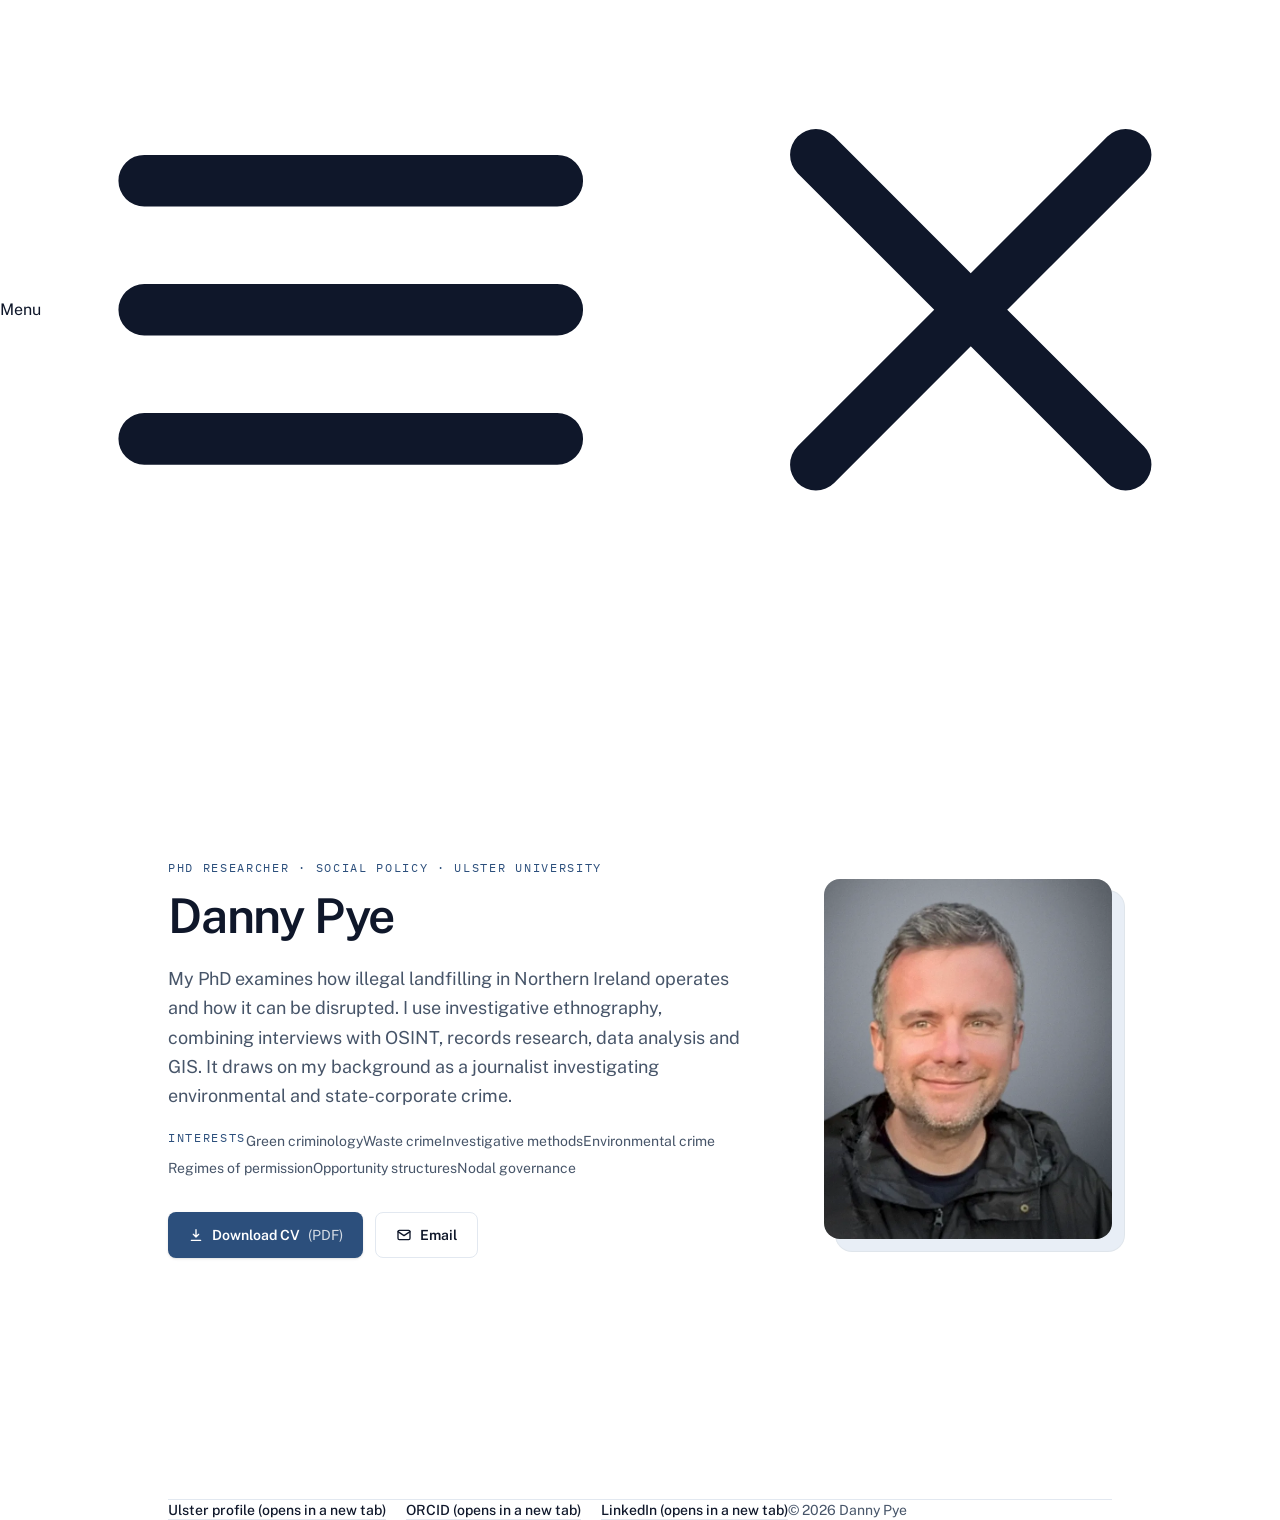
<file: index.html>
<!DOCTYPE html>
<html lang="en-GB">
<head>
  <meta charset="utf-8">
  <meta name="viewport" content="width=device-width, initial-scale=1">
  <title>Danny Pye · PhD Researcher</title>
  <meta name="description" content="Danny Pye is a PhD researcher at Ulster University studying illegal landfilling in Northern Ireland, with a background in investigative journalism.">

  <link rel="canonical" href="https://danny-pye.com/">

  <!-- Link previews: what appears when the site is shared on LinkedIn, WhatsApp, email, Bluesky, X -->
  <meta property="og:type" content="website">
  <meta property="og:url" content="https://danny-pye.com/">
  <meta property="og:site_name" content="Danny Pye">
  <meta property="og:locale" content="en_GB">
  <meta property="og:title" content="Danny Pye · PhD Researcher">
  <meta property="og:description" content="Danny Pye is a PhD researcher at Ulster University studying illegal landfilling in Northern Ireland, with a background in investigative journalism.">
  <meta property="og:image" content="https://danny-pye.com/assets/og-image.jpg">
  <meta property="og:image:width" content="1200">
  <meta property="og:image:height" content="630">
  <meta property="og:image:alt" content="Danny Pye, PhD Researcher, Social Policy, Ulster University">
  <meta name="twitter:card" content="summary_large_image">

  <!-- Search engines: who this page is about and which profiles are his. Data only, not a script that runs. -->
  <script type="application/ld+json">
  {
    "@context": "https://schema.org",
    "@type": "Person",
    "name": "Danny Pye",
    "alternateName": "Daniel Pye",
    "url": "https://danny-pye.com/",
    "image": "https://danny-pye.com/assets/portrait.jpg",
    "jobTitle": "PhD Researcher",
    "email": "mailto:pye-d@ulster.ac.uk",
    "affiliation": {
      "@type": "CollegeOrUniversity",
      "name": "Ulster University",
      "department": { "@type": "Organization", "name": "School of Applied Social and Policy Sciences" }
    },
    "knowsAbout": ["Green criminology", "State-corporate crime", "Waste crime", "Environmental regulation", "Investigative methods"],
    "sameAs": [
      "https://orcid.org/0009-0008-0359-2669",
      "https://pure.ulster.ac.uk/en/persons/daniel-pye/",
      "https://www.linkedin.com/in/daniel-pye/"
    ]
  }
  </script>

  <!-- Browser-tab and home-screen icons -->
  <link rel="icon" href="favicon.ico" sizes="32x32">
  <link rel="icon" href="assets/favicon.svg" type="image/svg+xml">
  <link rel="apple-touch-icon" href="apple-touch-icon.png">

  <!-- Fonts -->
  <link rel="preconnect" href="https://fonts.googleapis.com">
  <link rel="preconnect" href="https://fonts.gstatic.com" crossorigin>
  <link rel="stylesheet" href="https://fonts.googleapis.com/css2?family=IBM+Plex+Mono:wght@500&family=Public+Sans:wght@400;500;600;700&display=swap">

  <!-- Compiled Tailwind (built automatically by GitHub from src/input.css) -->
  <link rel="stylesheet" href="assets/site.css">
</head>

<body class="bg-white font-sans text-ink antialiased">
  <!-- ===== Menu (no JavaScript: uses the built-in <details> element) =====
       To add a page: copy one <a> line below, in BOTH index.html and investigations.html. -->
  <nav aria-label="Site" class="fixed top-4 right-3 z-30 sm:top-6 sm:right-[max(1.75rem,calc((100vw-64rem)/2+1.75rem))]">
    <details class="group relative">
      <summary class="flex size-11 cursor-pointer list-none items-center justify-center rounded-lg bg-white text-ink transition-colors hover:bg-slate-50 focus-visible:outline-2 focus-visible:outline-offset-2 focus-visible:outline-accent [&::-webkit-details-marker]:hidden">
        <span class="sr-only">Menu</span>
        <svg aria-hidden="true" class="size-5 group-open:hidden" viewBox="0 0 24 24" fill="none" stroke="currentColor" stroke-width="2" stroke-linecap="round"><path d="M4 7h16M4 12h16M4 17h16"/></svg>
        <svg aria-hidden="true" class="hidden size-5 group-open:block" viewBox="0 0 24 24" fill="none" stroke="currentColor" stroke-width="2" stroke-linecap="round"><path d="M6 6l12 12M18 6 6 18"/></svg>
      </summary>
      <div class="absolute right-0 mt-2 w-64 rounded-xl bg-white p-2 shadow-[0_16px_48px_-12px_rgb(15_23_42/0.22)]">
        <a href="./" aria-current="page" class="block rounded-lg px-3 py-2 text-sm font-medium bg-slate-100 text-ink focus-visible:outline-2 focus-visible:outline-accent">Home</a>
        <a href="investigations.html" class="block rounded-lg px-3 py-2 text-sm font-medium text-ink hover:bg-slate-50 focus-visible:outline-2 focus-visible:outline-accent">Selected investigations</a>
      </div>
    </details>
  </nav>

  <main class="mx-auto flex min-h-dvh max-w-5xl flex-col px-6 sm:px-10">

    <!-- ===== Intro ===== -->
    <section class="grid flex-1 items-center gap-10 py-12 md:grid-cols-[1fr_auto] md:gap-20 md:py-14 short:md:py-8 shorter:md:py-4">

      <!-- Text -->
      <div class="order-2 max-w-2xl md:order-1">
        <p class="font-mono text-xs uppercase tracking-[0.14em] text-accent">
          PhD Researcher <span class="hidden sm:inline">· Social Policy </span>· Ulster University
        </p>

        <h1 class="mt-4 text-4xl font-semibold tracking-tight text-balance sm:text-5xl short:mt-3 short:sm:text-[2.75rem]">
          Danny Pye
        </h1>

        <p class="mt-6 text-lg leading-relaxed text-muted short:mt-4 short:text-base shorter:leading-normal">
          My PhD examines how illegal landfilling in Northern Ireland operates and how it
          can be disrupted. I use investigative ethnography, combining interviews with OSINT,
          records research, data analysis and GIS. It draws on my
          background as a journalist investigating environmental and state-corporate crime.
        </p>

        <!-- Research interests: add, remove or reword the <li> lines (the · separators are automatic) -->
        <ul aria-label="Research interests" class="mt-5 flex flex-wrap items-baseline gap-y-1 text-sm leading-relaxed text-muted short:mt-4">
          <li aria-hidden="true" class="mr-3 font-mono text-xs uppercase tracking-[0.14em] text-accent">Interests</li>
          <li class="after:mx-1.5 after:content-['·'] last:after:content-none">Green criminology</li>
          <li class="after:mx-1.5 after:content-['·'] last:after:content-none">Waste crime</li>
          <li class="after:mx-1.5 after:content-['·'] last:after:content-none">Investigative methods</li>
          <li class="after:mx-1.5 after:content-['·'] last:after:content-none">Environmental crime</li>
          <li class="after:mx-1.5 after:content-['·'] last:after:content-none">Regimes of permission</li>
          <li class="after:mx-1.5 after:content-['·'] last:after:content-none">Opportunity structures</li>
          <li class="after:mx-1.5 after:content-['·'] last:after:content-none">Nodal governance</li>
        </ul>

        <div class="mt-8 flex flex-wrap gap-3 short:mt-5">
          <!-- CV button: to update the CV, upload a new cv.pdf to assets/ (same name). -->
          <a href="assets/cv.pdf" download="Danny-Pye-CV.pdf"
             class="inline-flex items-center gap-2 rounded-lg bg-accent px-5 py-3 text-sm font-semibold text-white shadow-sm transition-colors hover:bg-accent-dark focus-visible:outline-2 focus-visible:outline-offset-2 focus-visible:outline-accent">
            <svg aria-hidden="true" class="size-4" viewBox="0 0 24 24" fill="none" stroke="currentColor" stroke-width="2" stroke-linecap="round" stroke-linejoin="round"><path d="M12 4v11m0 0-4-4m4 4 4-4M5 20h14"/></svg>
            Download CV <span class="font-normal opacity-80">(PDF)</span>
          </a>
          <a href="mailto:pye-d@ulster.ac.uk"
             class="inline-flex items-center gap-2 rounded-lg border border-line px-5 py-3 text-sm font-semibold text-ink transition-colors hover:border-slate-300 hover:bg-slate-50 focus-visible:outline-2 focus-visible:outline-offset-2 focus-visible:outline-accent">
            <svg aria-hidden="true" class="size-4" viewBox="0 0 24 24" fill="none" stroke="currentColor" stroke-width="2" stroke-linecap="round" stroke-linejoin="round"><rect x="3" y="5" width="18" height="14" rx="2"/><path d="m3 7 9 6 9-6"/></svg>
            Email
          </a>
        </div>
      </div>

      <!-- Portrait card: offset tinted frame + soft shadow -->
      <figure class="relative order-1 w-52 sm:w-60 md:order-2 md:w-72 short:md:w-56">
        <div aria-hidden="true" class="absolute inset-0 translate-x-3 translate-y-3 rounded-2xl bg-accent-soft ring-1 ring-accent/15"></div>
        <picture>
          <source srcset="assets/portrait.webp" type="image/webp">
          <img src="assets/portrait.jpg" alt="Danny Pye" width="640" height="800"
               class="relative aspect-[4/5] w-full rounded-2xl object-cover">
        </picture>
      </figure>
    </section>

    <!-- ===== Profiles and footer: one slim row ===== -->
    <footer class="flex flex-wrap items-center justify-between gap-x-8 gap-y-3 border-t border-line py-6 text-sm short:py-4">
      <nav aria-label="Profiles" class="flex flex-wrap gap-x-5 gap-y-1 font-medium">
        <a href="https://pure.ulster.ac.uk/en/persons/daniel-pye/" class="underline decoration-line underline-offset-4 hover:decoration-accent" target="_blank" rel="noopener noreferrer">Ulster profile<span class="sr-only"> (opens in a new tab)</span></a>
        <a href="https://orcid.org/0009-0008-0359-2669" class="underline decoration-line underline-offset-4 hover:decoration-accent" target="_blank" rel="noopener noreferrer">ORCID<span class="sr-only"> (opens in a new tab)</span></a>
        <a href="https://www.linkedin.com/in/daniel-pye/" class="underline decoration-line underline-offset-4 hover:decoration-accent" target="_blank" rel="noopener noreferrer">LinkedIn<span class="sr-only"> (opens in a new tab)</span></a>
      </nav>
      <p class="text-muted">© 2026 Danny Pye</p>
    </footer>

  </main>
</body>
</html>
</file>
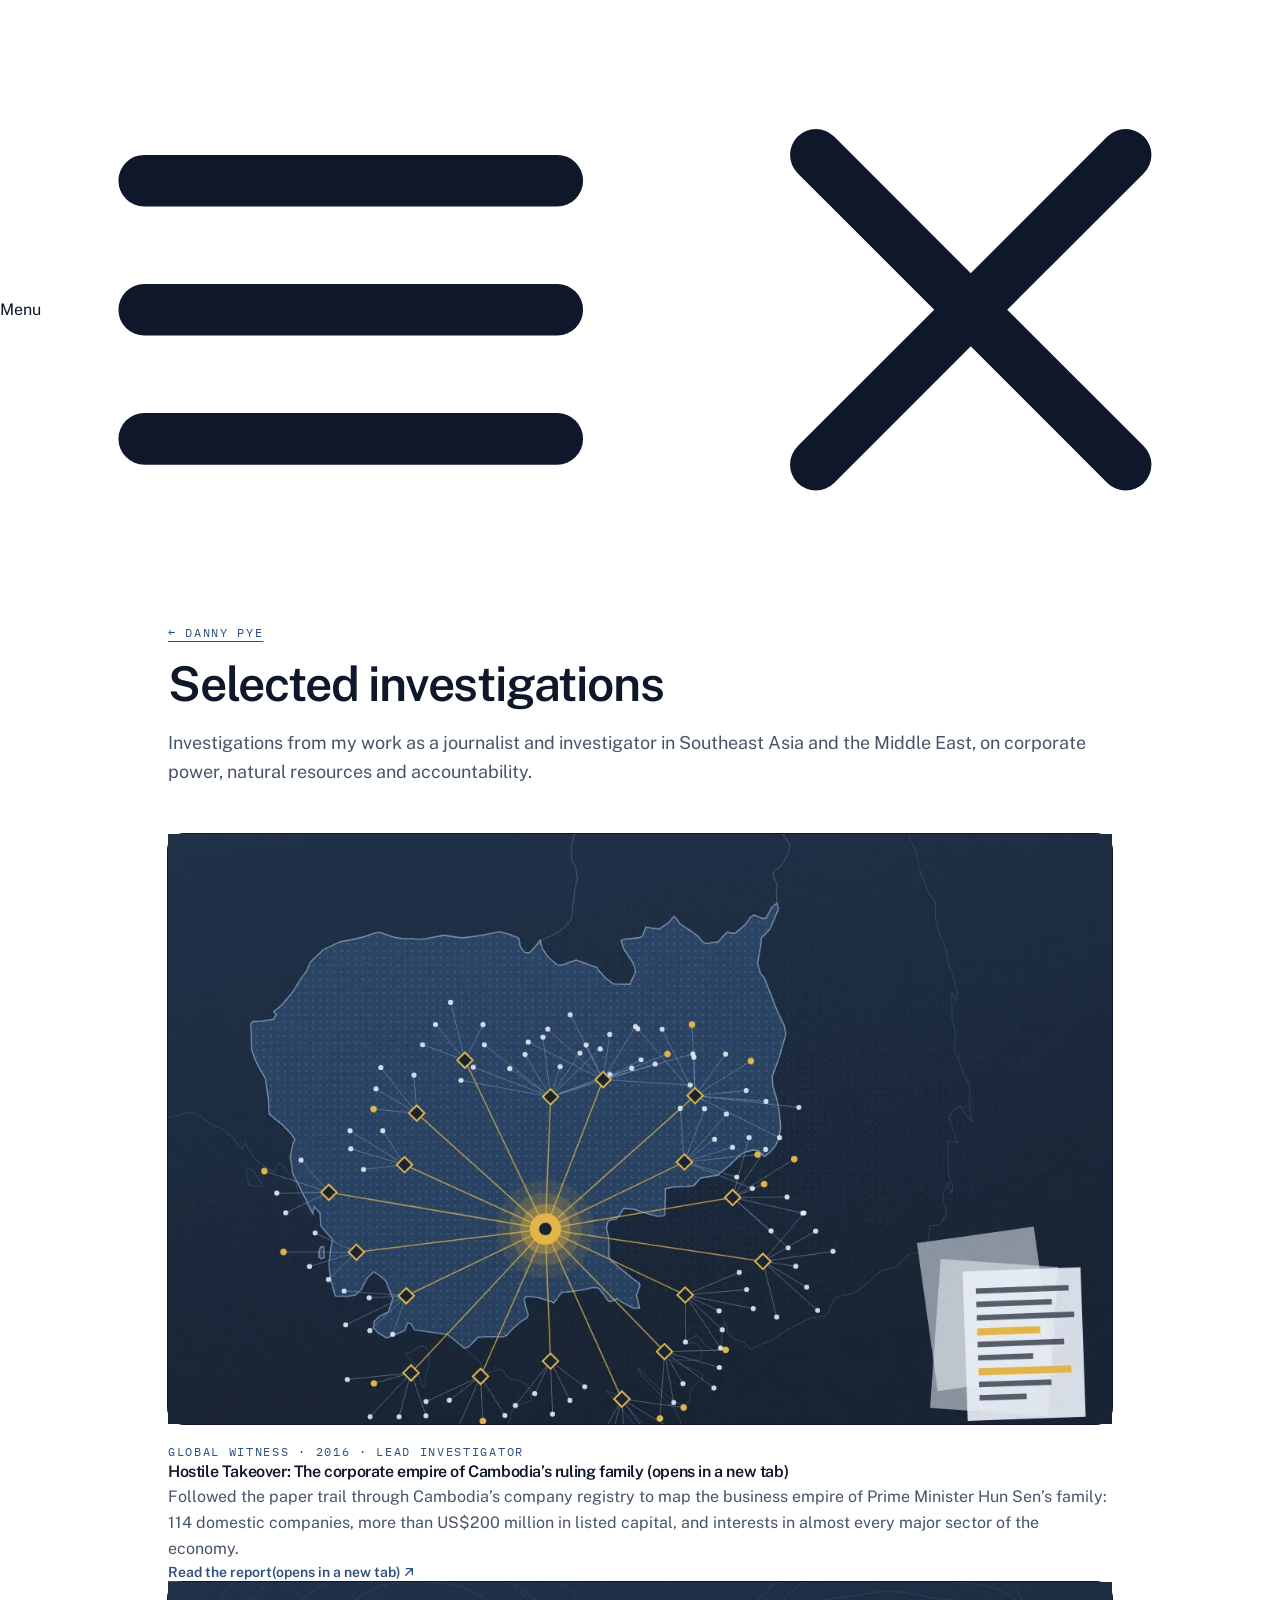
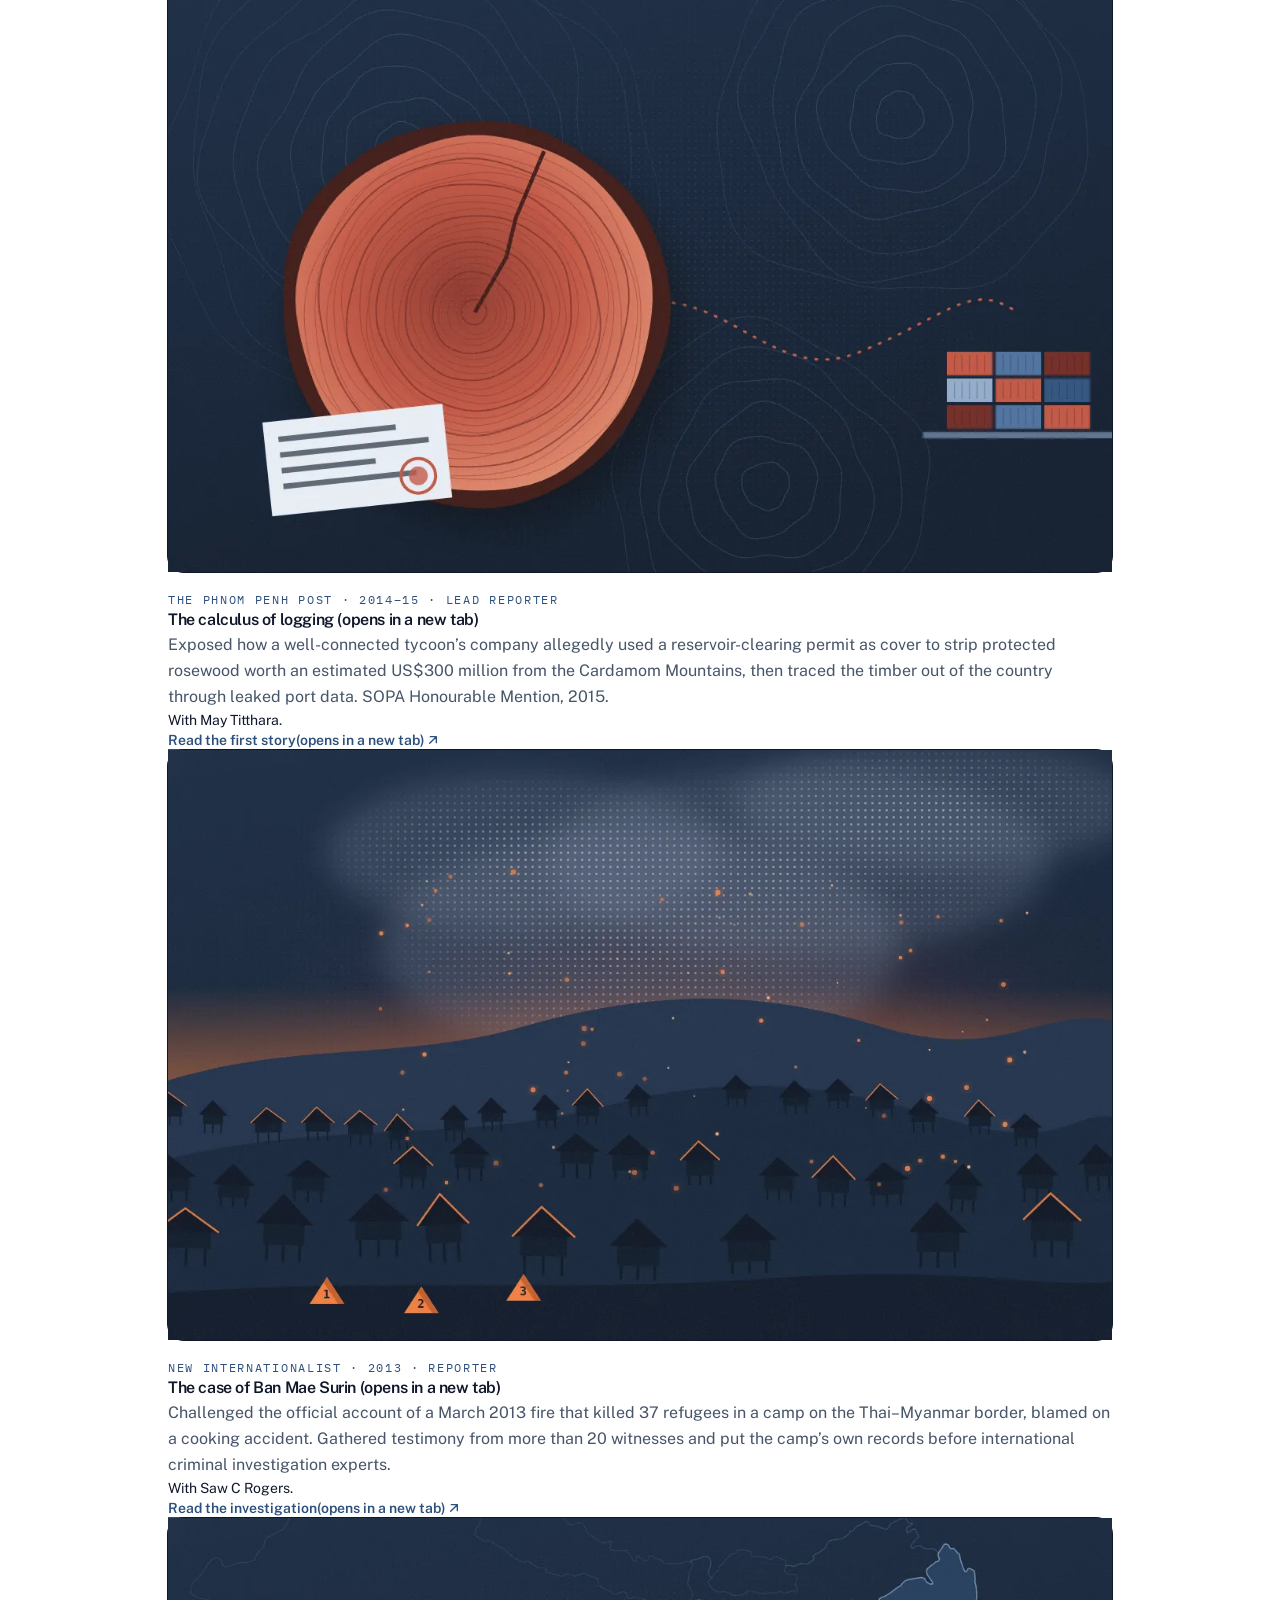
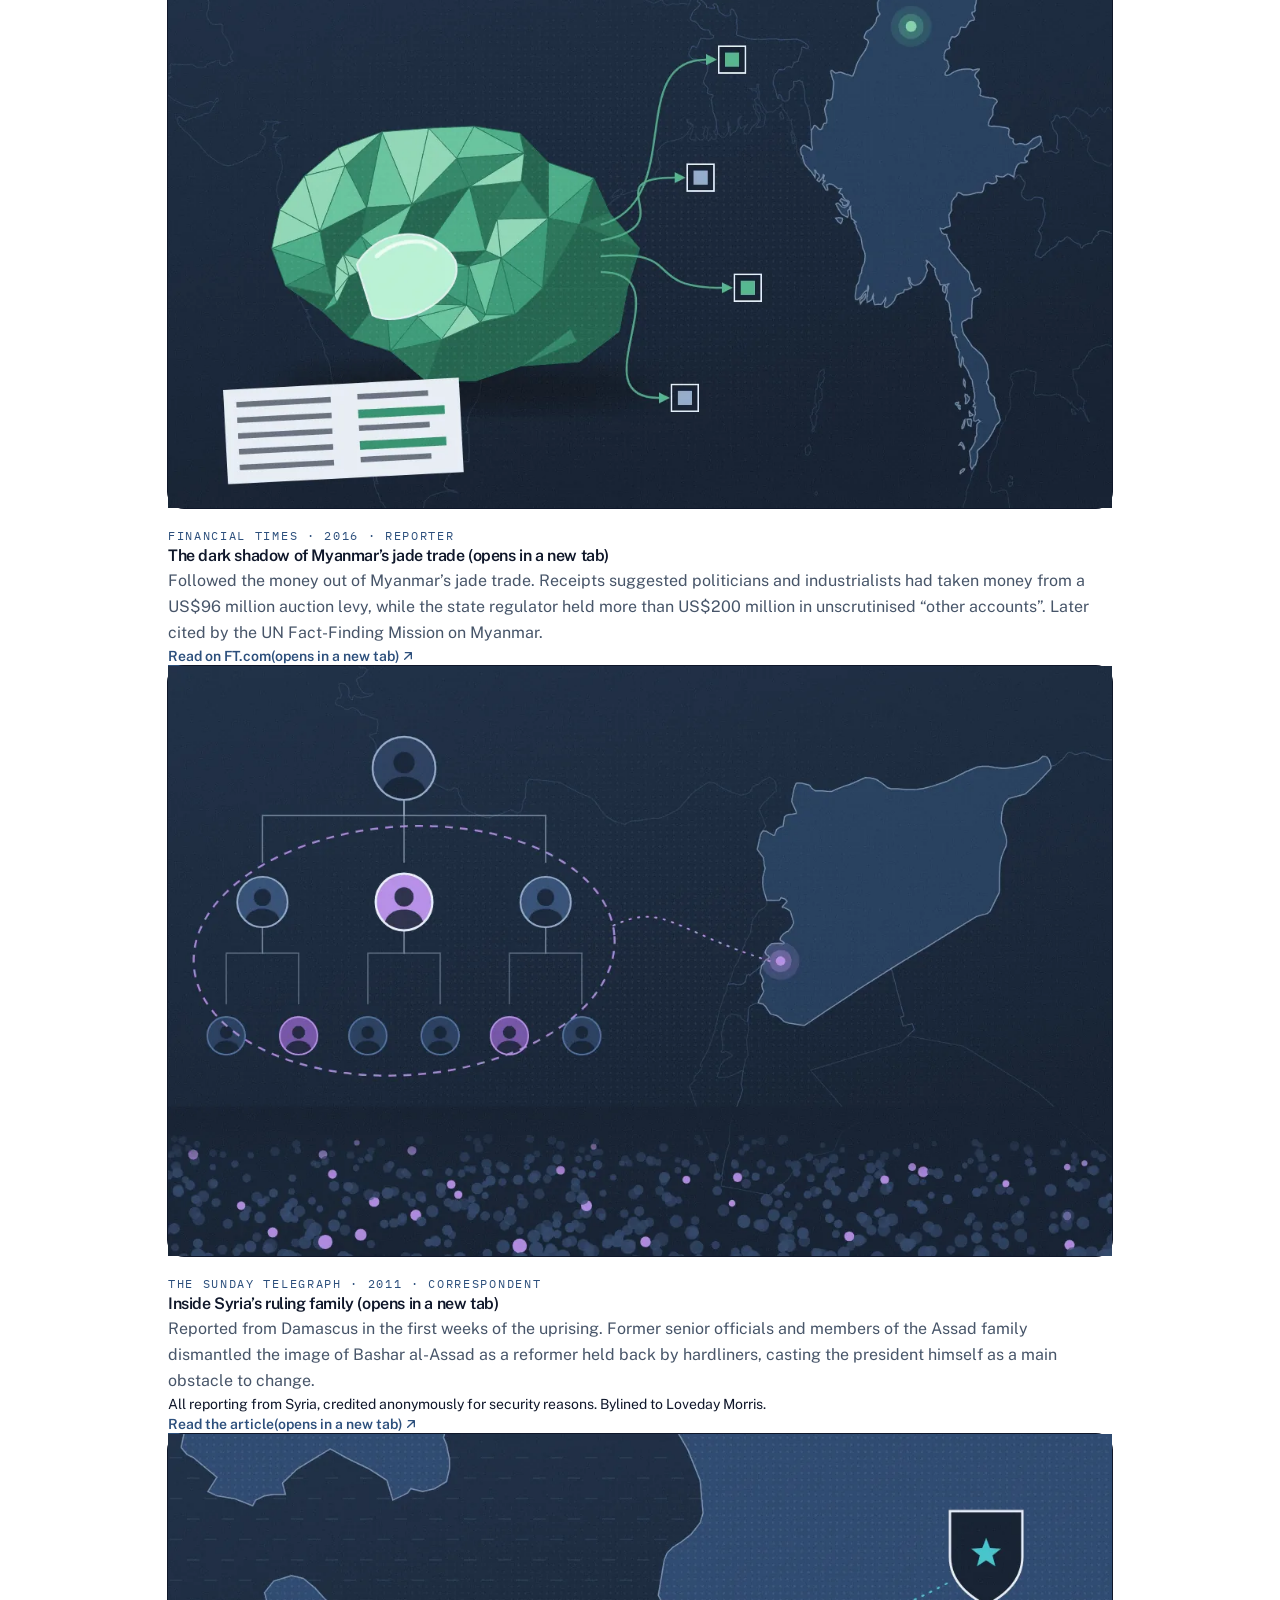
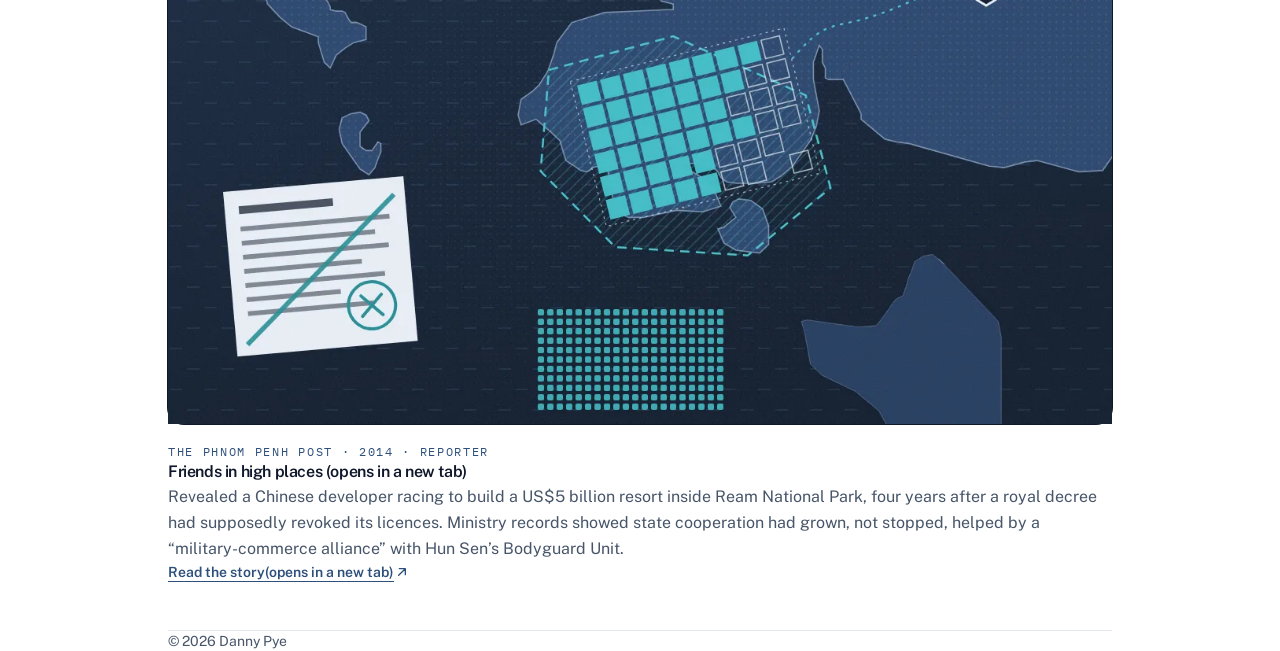
<file: investigations.html>
<!DOCTYPE html>
<html lang="en-GB">
<head>
  <meta charset="utf-8">
  <meta name="viewport" content="width=device-width, initial-scale=1">
  <title>Selected investigations · Danny Pye</title>
  <meta name="description" content="Selected investigations by Danny Pye for Global Witness, the Financial Times, the Phnom Penh Post, New Internationalist and The Sunday Telegraph.">

  <link rel="canonical" href="https://danny-pye.com/investigations.html">

  <!-- Link previews: what appears when the site is shared on LinkedIn, WhatsApp, email, Bluesky, X -->
  <meta property="og:type" content="article">
  <meta property="og:url" content="https://danny-pye.com/investigations.html">
  <meta property="og:site_name" content="Danny Pye">
  <meta property="og:locale" content="en_GB">
  <meta property="og:title" content="Selected investigations · Danny Pye">
  <meta property="og:description" content="Selected investigations by Danny Pye for Global Witness, the Financial Times, the Phnom Penh Post, New Internationalist and The Sunday Telegraph.">
  <meta property="og:image" content="https://danny-pye.com/assets/og-image.jpg">
  <meta property="og:image:width" content="1200">
  <meta property="og:image:height" content="630">
  <meta property="og:image:alt" content="Danny Pye, PhD Researcher, Social Policy, Ulster University">
  <meta name="twitter:card" content="summary_large_image">

  <!-- Browser-tab and home-screen icons -->
  <link rel="icon" href="favicon.ico" sizes="32x32">
  <link rel="icon" href="assets/favicon.svg" type="image/svg+xml">
  <link rel="apple-touch-icon" href="apple-touch-icon.png">

  <!-- Fonts -->
  <link rel="preconnect" href="https://fonts.googleapis.com">
  <link rel="preconnect" href="https://fonts.gstatic.com" crossorigin>
  <link rel="stylesheet" href="https://fonts.googleapis.com/css2?family=IBM+Plex+Mono:wght@500&family=Public+Sans:wght@400;500;600;700&display=swap">

  <!-- Compiled Tailwind (built automatically by GitHub from src/input.css) -->
  <link rel="stylesheet" href="assets/site.css">
</head>

<body class="bg-white font-sans text-ink antialiased">
  <!-- ===== Menu (no JavaScript: uses the built-in <details> element) =====
       To add a page: copy one <a> line below, in BOTH index.html and investigations.html. -->
  <nav aria-label="Site" class="fixed top-4 right-3 z-30 sm:top-6 sm:right-[max(1.75rem,calc((100vw-64rem)/2+1.75rem))]">
    <details class="group relative">
      <summary class="flex size-11 cursor-pointer list-none items-center justify-center rounded-lg bg-white text-ink transition-colors hover:bg-slate-50 focus-visible:outline-2 focus-visible:outline-offset-2 focus-visible:outline-accent [&::-webkit-details-marker]:hidden">
        <span class="sr-only">Menu</span>
        <svg aria-hidden="true" class="size-5 group-open:hidden" viewBox="0 0 24 24" fill="none" stroke="currentColor" stroke-width="2" stroke-linecap="round"><path d="M4 7h16M4 12h16M4 17h16"/></svg>
        <svg aria-hidden="true" class="hidden size-5 group-open:block" viewBox="0 0 24 24" fill="none" stroke="currentColor" stroke-width="2" stroke-linecap="round"><path d="M6 6l12 12M18 6 6 18"/></svg>
      </summary>
      <div class="absolute right-0 mt-2 w-64 rounded-xl bg-white p-2 shadow-[0_16px_48px_-12px_rgb(15_23_42/0.22)]">
        <a href="./" class="block rounded-lg px-3 py-2 text-sm font-medium text-ink hover:bg-slate-50 focus-visible:outline-2 focus-visible:outline-accent">Home</a>
        <a href="investigations.html" aria-current="page" class="block rounded-lg px-3 py-2 text-sm font-medium bg-slate-100 text-ink focus-visible:outline-2 focus-visible:outline-accent">Selected investigations</a>
      </div>
    </details>
  </nav>

  <main class="mx-auto max-w-5xl px-6 sm:px-10">

    <header class="pt-16 pb-4 sm:pt-20">
      <a href="./" class="font-mono text-xs uppercase tracking-[0.14em] text-accent underline decoration-transparent underline-offset-4 hover:decoration-accent">← Danny Pye</a>
      <h1 class="mt-4 text-4xl font-semibold tracking-tight text-balance sm:text-5xl">Selected investigations</h1>
      <p class="mt-5 max-w-2xl text-lg leading-relaxed text-muted">
        Investigations from my work as a journalist and investigator in Southeast Asia and the Middle East,
        on corporate power, natural resources and accountability.
      </p>
    </header>

    <!-- ===== Investigations: copy one <article> block to add another ===== -->
    <section aria-label="Investigations" class="grid gap-x-10 gap-y-16 py-12 md:grid-cols-2">
      <article class="group flex flex-col">
        <a href="https://globalwitness.org/en/reports/hostile-takeover" class="block overflow-hidden rounded-2xl ring-1 ring-line focus-visible:outline-2 focus-visible:outline-offset-4 focus-visible:outline-accent" tabindex="-1" aria-hidden="true" target="_blank" rel="noopener noreferrer">
          <picture>
            <source srcset="assets/investigations/hostile-takeover.webp" type="image/webp">
            <img src="assets/investigations/hostile-takeover.jpg" alt="Illustration: a network of more than a hundred company nodes radiating from a single gold centre across a map of Cambodia, beside a stack of registry documents." width="1200" height="750" loading="lazy"
                 class="aspect-[16/10] w-full object-cover motion-safe:transition-transform motion-safe:duration-300 group-hover:scale-[1.02]">
          </picture>
        </a>
        <p class="mt-5 font-mono text-xs uppercase tracking-[0.14em] text-accent">Global Witness · 2016 · Lead investigator</p>
        <h2 class="mt-2 text-2xl font-semibold tracking-tight text-balance">
          <a href="https://globalwitness.org/en/reports/hostile-takeover" class="hover:underline hover:decoration-line hover:underline-offset-4" target="_blank" rel="noopener noreferrer">Hostile Takeover: The corporate empire of Cambodia’s ruling family<span class="sr-only"> (opens in a new tab)</span></a>
        </h2>
        <p class="mt-3 leading-relaxed text-muted">Followed the paper trail through Cambodia’s company registry to map the business empire of Prime Minister Hun Sen’s family: 114 domestic companies, more than US$200 million in listed capital, and interests in almost every major sector of the economy.</p>
        <a href="https://globalwitness.org/en/reports/hostile-takeover" class="mt-auto pt-4 inline-flex items-center gap-1.5 self-start text-sm font-semibold text-accent underline decoration-transparent underline-offset-4 hover:decoration-accent" target="_blank" rel="noopener noreferrer">Read the report <span class="sr-only"> (opens in a new tab)</span> <svg aria-hidden="true" class="size-4" viewBox="0 0 24 24" fill="none" stroke="currentColor" stroke-width="2" stroke-linecap="round" stroke-linejoin="round"><path d="M7 17 17 7M8 7h9v9"/></svg></a>
      </article>

      <article class="group flex flex-col">
        <a href="https://www.phnompenhpost.com/national/calculus-logging" class="block overflow-hidden rounded-2xl ring-1 ring-line focus-visible:outline-2 focus-visible:outline-offset-4 focus-visible:outline-accent" tabindex="-1" aria-hidden="true" target="_blank" rel="noopener noreferrer">
          <picture>
            <source srcset="assets/investigations/try-pheap.webp" type="image/webp">
            <img src="assets/investigations/try-pheap.jpg" alt="Illustration: the cut end of a rosewood log with a stamped permit, and a dotted route over mountain contours to stacked shipping containers." width="1200" height="750" loading="lazy"
                 class="aspect-[16/10] w-full object-cover motion-safe:transition-transform motion-safe:duration-300 group-hover:scale-[1.02]">
          </picture>
        </a>
        <p class="mt-5 font-mono text-xs uppercase tracking-[0.14em] text-accent">The Phnom Penh Post · 2014–15 · Lead reporter</p>
        <h2 class="mt-2 text-2xl font-semibold tracking-tight text-balance">
          <a href="https://www.phnompenhpost.com/national/calculus-logging" class="hover:underline hover:decoration-line hover:underline-offset-4" target="_blank" rel="noopener noreferrer">The calculus of logging<span class="sr-only"> (opens in a new tab)</span></a>
        </h2>
        <p class="mt-3 leading-relaxed text-muted">Exposed how a well-connected tycoon’s company allegedly used a reservoir-clearing permit as cover to strip protected rosewood worth an estimated US$300 million from the Cardamom Mountains, then traced the timber out of the country through leaked port data. SOPA Honourable Mention, 2015.</p><p class="mt-2 text-sm text-muted/80 italic">With May Titthara.</p>
        <a href="https://www.phnompenhpost.com/national/calculus-logging" class="mt-auto pt-4 inline-flex items-center gap-1.5 self-start text-sm font-semibold text-accent underline decoration-transparent underline-offset-4 hover:decoration-accent" target="_blank" rel="noopener noreferrer">Read the first story <span class="sr-only"> (opens in a new tab)</span> <svg aria-hidden="true" class="size-4" viewBox="0 0 24 24" fill="none" stroke="currentColor" stroke-width="2" stroke-linecap="round" stroke-linejoin="round"><path d="M7 17 17 7M8 7h9v9"/></svg></a>
      </article>

      <article class="group flex flex-col">
        <a href="https://newint.org/features/web-exclusive/2013/08/14/the-case-of-ban-mae-surin" class="block overflow-hidden rounded-2xl ring-1 ring-line focus-visible:outline-2 focus-visible:outline-offset-4 focus-visible:outline-accent" tabindex="-1" aria-hidden="true" target="_blank" rel="noopener noreferrer">
          <picture>
            <source srcset="assets/investigations/ban-mae-surin.webp" type="image/webp">
            <img src="assets/investigations/ban-mae-surin.jpg" alt="Illustration: rows of bamboo huts on stilts across a hillside under drifting smoke and an orange glow, with numbered evidence markers in the foreground." width="1200" height="750" loading="lazy"
                 class="aspect-[16/10] w-full object-cover motion-safe:transition-transform motion-safe:duration-300 group-hover:scale-[1.02]">
          </picture>
        </a>
        <p class="mt-5 font-mono text-xs uppercase tracking-[0.14em] text-accent">New Internationalist · 2013 · Reporter</p>
        <h2 class="mt-2 text-2xl font-semibold tracking-tight text-balance">
          <a href="https://newint.org/features/web-exclusive/2013/08/14/the-case-of-ban-mae-surin" class="hover:underline hover:decoration-line hover:underline-offset-4" target="_blank" rel="noopener noreferrer">The case of Ban Mae Surin<span class="sr-only"> (opens in a new tab)</span></a>
        </h2>
        <p class="mt-3 leading-relaxed text-muted">Challenged the official account of a March 2013 fire that killed 37 refugees in a camp on the Thai–Myanmar border, blamed on a cooking accident. Gathered testimony from more than 20 witnesses and put the camp’s own records before international criminal investigation experts.</p><p class="mt-2 text-sm text-muted/80 italic">With Saw C Rogers.</p>
        <a href="https://newint.org/features/web-exclusive/2013/08/14/the-case-of-ban-mae-surin" class="mt-auto pt-4 inline-flex items-center gap-1.5 self-start text-sm font-semibold text-accent underline decoration-transparent underline-offset-4 hover:decoration-accent" target="_blank" rel="noopener noreferrer">Read the investigation <span class="sr-only"> (opens in a new tab)</span> <svg aria-hidden="true" class="size-4" viewBox="0 0 24 24" fill="none" stroke="currentColor" stroke-width="2" stroke-linecap="round" stroke-linejoin="round"><path d="M7 17 17 7M8 7h9v9"/></svg></a>
      </article>

      <article class="group flex flex-col">
        <a href="https://www.ft.com/content/cf46e086-6909-11e6-a0b1-d87a9fea034f" class="block overflow-hidden rounded-2xl ring-1 ring-line focus-visible:outline-2 focus-visible:outline-offset-4 focus-visible:outline-accent" tabindex="-1" aria-hidden="true" target="_blank" rel="noopener noreferrer">
          <picture>
            <source srcset="assets/investigations/myanmar-jade.webp" type="image/webp">
            <img src="assets/investigations/myanmar-jade.jpg" alt="Illustration: a faceted rough jade boulder with a polished window, money flows to company nodes, a transaction ledger, and a map of Myanmar marking the Hpakant mines." width="1200" height="750" loading="lazy"
                 class="aspect-[16/10] w-full object-cover motion-safe:transition-transform motion-safe:duration-300 group-hover:scale-[1.02]">
          </picture>
        </a>
        <p class="mt-5 font-mono text-xs uppercase tracking-[0.14em] text-accent">Financial Times · 2016 · Reporter</p>
        <h2 class="mt-2 text-2xl font-semibold tracking-tight text-balance">
          <a href="https://www.ft.com/content/cf46e086-6909-11e6-a0b1-d87a9fea034f" class="hover:underline hover:decoration-line hover:underline-offset-4" target="_blank" rel="noopener noreferrer">The dark shadow of Myanmar’s jade trade<span class="sr-only"> (opens in a new tab)</span></a>
        </h2>
        <p class="mt-3 leading-relaxed text-muted">Followed the money out of Myanmar’s jade trade. Receipts suggested politicians and industrialists had taken money from a US$96 million auction levy, while the state regulator held more than US$200 million in unscrutinised “other accounts”. Later cited by the UN Fact-Finding Mission on Myanmar.</p>
        <a href="https://www.ft.com/content/cf46e086-6909-11e6-a0b1-d87a9fea034f" class="mt-auto pt-4 inline-flex items-center gap-1.5 self-start text-sm font-semibold text-accent underline decoration-transparent underline-offset-4 hover:decoration-accent" target="_blank" rel="noopener noreferrer">Read on FT.com <span class="sr-only"> (opens in a new tab)</span> <svg aria-hidden="true" class="size-4" viewBox="0 0 24 24" fill="none" stroke="currentColor" stroke-width="2" stroke-linecap="round" stroke-linejoin="round"><path d="M7 17 17 7M8 7h9v9"/></svg></a>
      </article>

      <article class="group flex flex-col">
        <a href="https://www.telegraph.co.uk/news/worldnews/middleeast/syria/8423649/Middle-East-crisis-Inside-Syrias-ruling-family.html" class="block overflow-hidden rounded-2xl ring-1 ring-line focus-visible:outline-2 focus-visible:outline-offset-4 focus-visible:outline-accent" tabindex="-1" aria-hidden="true" target="_blank" rel="noopener noreferrer">
          <picture>
            <source srcset="assets/investigations/syria-ruling-family.webp" type="image/webp">
            <img src="assets/investigations/syria-ruling-family.jpg" alt="Illustration: an anonymous family-tree diagram with a highlighted central figure inside a dashed inner circle, linked to Damascus on a map of Syria, above a crowd drawn as dots." width="1200" height="750" loading="lazy"
                 class="aspect-[16/10] w-full object-cover motion-safe:transition-transform motion-safe:duration-300 group-hover:scale-[1.02]">
          </picture>
        </a>
        <p class="mt-5 font-mono text-xs uppercase tracking-[0.14em] text-accent">The Sunday Telegraph · 2011 · Correspondent</p>
        <h2 class="mt-2 text-2xl font-semibold tracking-tight text-balance">
          <a href="https://www.telegraph.co.uk/news/worldnews/middleeast/syria/8423649/Middle-East-crisis-Inside-Syrias-ruling-family.html" class="hover:underline hover:decoration-line hover:underline-offset-4" target="_blank" rel="noopener noreferrer">Inside Syria’s ruling family<span class="sr-only"> (opens in a new tab)</span></a>
        </h2>
        <p class="mt-3 leading-relaxed text-muted">Reported from Damascus in the first weeks of the uprising. Former senior officials and members of the Assad family dismantled the image of Bashar al-Assad as a reformer held back by hardliners, casting the president himself as a main obstacle to change.</p><p class="mt-2 text-sm text-muted/80 italic">All reporting from Syria, credited anonymously for security reasons. Bylined to Loveday Morris.</p>
        <a href="https://www.telegraph.co.uk/news/worldnews/middleeast/syria/8423649/Middle-East-crisis-Inside-Syrias-ruling-family.html" class="mt-auto pt-4 inline-flex items-center gap-1.5 self-start text-sm font-semibold text-accent underline decoration-transparent underline-offset-4 hover:decoration-accent" target="_blank" rel="noopener noreferrer">Read the article <span class="sr-only"> (opens in a new tab)</span> <svg aria-hidden="true" class="size-4" viewBox="0 0 24 24" fill="none" stroke="currentColor" stroke-width="2" stroke-linecap="round" stroke-linejoin="round"><path d="M7 17 17 7M8 7h9v9"/></svg></a>
      </article>

      <article class="group flex flex-col">
        <a href="https://phnompenhpost.com/national/friends-high-places/" class="block overflow-hidden rounded-2xl ring-1 ring-line focus-visible:outline-2 focus-visible:outline-offset-4 focus-visible:outline-accent" tabindex="-1" aria-hidden="true" target="_blank" rel="noopener noreferrer">
          <picture>
            <source srcset="assets/investigations/friends-high-places.webp" type="image/webp">
            <img src="assets/investigations/friends-high-places.jpg" alt="Illustration: a grid of resort plots spreading across a hatched protected area on the Cambodian coast, a struck-through decree, a shield-and-star military seal, and 220 small marks for the motorbikes donated to the unit." width="1200" height="750" loading="lazy"
                 class="aspect-[16/10] w-full object-cover motion-safe:transition-transform motion-safe:duration-300 group-hover:scale-[1.02]">
          </picture>
        </a>
        <p class="mt-5 font-mono text-xs uppercase tracking-[0.14em] text-accent">The Phnom Penh Post · 2014 · Reporter</p>
        <h2 class="mt-2 text-2xl font-semibold tracking-tight text-balance">
          <a href="https://phnompenhpost.com/national/friends-high-places/" class="hover:underline hover:decoration-line hover:underline-offset-4" target="_blank" rel="noopener noreferrer">Friends in high places<span class="sr-only"> (opens in a new tab)</span></a>
        </h2>
        <p class="mt-3 leading-relaxed text-muted">Revealed a Chinese developer racing to build a US$5 billion resort inside Ream National Park, four years after a royal decree had supposedly revoked its licences. Ministry records showed state cooperation had grown, not stopped, helped by a “military-commerce alliance” with Hun Sen’s Bodyguard Unit.</p>
        <a href="https://phnompenhpost.com/national/friends-high-places/" class="mt-auto pt-4 inline-flex items-center gap-1.5 self-start text-sm font-semibold text-accent underline decoration-transparent underline-offset-4 hover:decoration-accent" target="_blank" rel="noopener noreferrer">Read the story <span class="sr-only"> (opens in a new tab)</span> <svg aria-hidden="true" class="size-4" viewBox="0 0 24 24" fill="none" stroke="currentColor" stroke-width="2" stroke-linecap="round" stroke-linejoin="round"><path d="M7 17 17 7M8 7h9v9"/></svg></a>
      </article>
    </section>

    <footer class="border-t border-line py-8 text-sm text-muted">
      © 2026 Danny Pye
    </footer>

  </main>
</body>
</html>
</file>
<file: assets/site.css>
/*! tailwindcss v4.3.4 | MIT License | https://tailwindcss.com */
@layer properties{@supports (((-webkit-hyphens:none)) and (not (margin-trim:block))) or ((-moz-orient:inline) and (not (color:rgb(from red r g b)))){*,:before,:after,::backdrop{--tw-translate-x:0;--tw-translate-y:0;--tw-translate-z:0;--tw-border-style:solid;--tw-leading:initial;--tw-font-weight:initial;--tw-tracking:initial;--tw-shadow:0 0 #0000;--tw-shadow-color:initial;--tw-shadow-alpha:100%;--tw-inset-shadow:0 0 #0000;--tw-inset-shadow-color:initial;--tw-inset-shadow-alpha:100%;--tw-ring-color:initial;--tw-ring-shadow:0 0 #0000;--tw-inset-ring-color:initial;--tw-inset-ring-shadow:0 0 #0000;--tw-ring-inset:initial;--tw-ring-offset-width:0px;--tw-ring-offset-color:#fff;--tw-ring-offset-shadow:0 0 #0000;--tw-outline-style:solid}}}@layer theme{:root,:host{--font-sans:"Public Sans", ui-sans-serif, system-ui, "Segoe UI", sans-serif;--font-mono:"IBM Plex Mono", ui-monospace, "Cascadia Mono", Consolas, monospace;--color-slate-50:oklch(98.4% .003 247.858);--color-slate-300:oklch(86.9% .022 252.894);--color-slate-900:oklch(20.8% .042 265.755);--color-white:#fff;--spacing:.25rem;--container-xl:36rem;--container-5xl:64rem;--text-xs:.75rem;--text-xs--line-height:calc(1 / .75);--text-sm:.875rem;--text-sm--line-height:calc(1.25 / .875);--text-lg:1.125rem;--text-lg--line-height:calc(1.75 / 1.125);--text-4xl:2.25rem;--text-4xl--line-height:calc(2.5 / 2.25);--text-5xl:3rem;--text-5xl--line-height:1;--font-weight-normal:400;--font-weight-medium:500;--font-weight-semibold:600;--tracking-tight:-.025em;--leading-snug:1.375;--leading-relaxed:1.625;--radius-lg:.5rem;--radius-2xl:1rem;--default-transition-duration:.15s;--default-transition-timing-function:cubic-bezier(.4, 0, .2, 1);--default-font-family:var(--font-sans);--default-mono-font-family:var(--font-mono);--color-ink:#0f172a;--color-muted:#475569;--color-line:#e2e8f0;--color-accent:#2c4f7c;--color-accent-dark:#213c60;--color-accent-soft:#e8eef6}}@layer base{*,:after,:before,::backdrop{box-sizing:border-box;border:0 solid;margin:0;padding:0}::file-selector-button{box-sizing:border-box;border:0 solid;margin:0;padding:0}html,:host{-webkit-text-size-adjust:100%;tab-size:4;line-height:1.5;font-family:var(--default-font-family,-apple-system, BlinkMacSystemFont, "Segoe UI", Roboto, "Helvetica Neue", "Noto Sans", Arial, sans-serif, "Apple Color Emoji", "Segoe UI Emoji", "Segoe UI Symbol", "Noto Color Emoji");font-feature-settings:var(--default-font-feature-settings,normal);font-variation-settings:var(--default-font-variation-settings,normal);-webkit-tap-highlight-color:transparent}hr{height:0;color:inherit;border-top-width:1px}abbr:where([title]){-webkit-text-decoration:underline dotted;text-decoration:underline dotted}h1,h2,h3,h4,h5,h6{font-size:inherit;font-weight:inherit}a{color:inherit;-webkit-text-decoration:inherit;-webkit-text-decoration:inherit;-webkit-text-decoration:inherit;text-decoration:inherit}b,strong{font-weight:bolder}code,kbd,samp,pre{font-family:var(--default-mono-font-family,ui-monospace, SFMono-Regular, Menlo, Monaco, Consolas, "Liberation Mono", "Courier New", monospace);font-feature-settings:var(--default-mono-font-feature-settings,normal);font-variation-settings:var(--default-mono-font-variation-settings,normal);font-size:1em}small{font-size:80%}sub,sup{vertical-align:baseline;font-size:75%;line-height:0;position:relative}sub{bottom:-.25em}sup{top:-.5em}table{text-indent:0;border-color:inherit;border-collapse:collapse}:-moz-focusring:where(:not(iframe)){outline:auto}progress{vertical-align:baseline}summary{display:list-item}ol,ul,menu{list-style:none}img,svg,video,canvas,audio,iframe,embed,object{vertical-align:middle;display:block}img,video{max-width:100%;height:auto}button,input,select,optgroup,textarea{font:inherit;font-feature-settings:inherit;font-variation-settings:inherit;letter-spacing:inherit;color:inherit;opacity:1;background-color:#0000;border-radius:0}::file-selector-button{font:inherit;font-feature-settings:inherit;font-variation-settings:inherit;letter-spacing:inherit;color:inherit;opacity:1;background-color:#0000;border-radius:0}:where(select:is([multiple],[size])) optgroup{font-weight:bolder}:where(select:is([multiple],[size])) optgroup option{padding-inline-start:20px}::file-selector-button{margin-inline-end:4px}::placeholder{opacity:1}@supports (not ((-webkit-appearance:-apple-pay-button))) or (contain-intrinsic-size:1px){::placeholder{color:currentColor}@supports (color:color-mix(in lab, red, red)){::placeholder{color:color-mix(in oklab, currentcolor 50%, transparent)}}}textarea{resize:vertical}::-webkit-search-decoration{-webkit-appearance:none}::-webkit-date-and-time-value{min-height:1lh;text-align:inherit}::-webkit-datetime-edit{display:inline-flex}::-webkit-datetime-edit-fields-wrapper{padding:0}::-webkit-datetime-edit{padding-block:0}::-webkit-datetime-edit-year-field{padding-block:0}::-webkit-datetime-edit-month-field{padding-block:0}::-webkit-datetime-edit-day-field{padding-block:0}::-webkit-datetime-edit-hour-field{padding-block:0}::-webkit-datetime-edit-minute-field{padding-block:0}::-webkit-datetime-edit-second-field{padding-block:0}::-webkit-datetime-edit-millisecond-field{padding-block:0}::-webkit-datetime-edit-meridiem-field{padding-block:0}::-webkit-calendar-picker-indicator{line-height:1}:-moz-ui-invalid{box-shadow:none}button,input:where([type=button],[type=reset],[type=submit]){appearance:button}::file-selector-button{appearance:button}::-webkit-inner-spin-button{height:auto}::-webkit-outer-spin-button{height:auto}[hidden]:where(:not([hidden=until-found])){display:none!important}}@layer components;@layer utilities{.absolute{position:absolute}.relative{position:relative}.inset-0{inset:0}.order-1{order:1}.order-2{order:2}.mx-auto{margin-inline:auto}.mt-1{margin-top:var(--spacing)}.mt-4{margin-top:calc(var(--spacing) * 4)}.mt-5{margin-top:calc(var(--spacing) * 5)}.mt-6{margin-top:calc(var(--spacing) * 6)}.mt-8{margin-top:calc(var(--spacing) * 8)}.block{display:block}.contents{display:contents}.flex{display:flex}.grid{display:grid}.inline-flex{display:inline-flex}.aspect-\[4\/5\]{aspect-ratio:4/5}.size-4{width:calc(var(--spacing) * 4);height:calc(var(--spacing) * 4)}.min-h-dvh{min-height:100dvh}.w-52{width:calc(var(--spacing) * 52)}.w-full{width:100%}.max-w-5xl{max-width:var(--container-5xl)}.max-w-xl{max-width:var(--container-xl)}.flex-1{flex:1}.translate-x-3{--tw-translate-x:calc(var(--spacing) * 3);translate:var(--tw-translate-x) var(--tw-translate-y)}.translate-y-3{--tw-translate-y:calc(var(--spacing) * 3);translate:var(--tw-translate-x) var(--tw-translate-y)}.flex-col{flex-direction:column}.flex-wrap{flex-wrap:wrap}.items-center{align-items:center}.gap-2{gap:calc(var(--spacing) * 2)}.gap-3{gap:calc(var(--spacing) * 3)}.gap-6{gap:calc(var(--spacing) * 6)}.gap-10{gap:calc(var(--spacing) * 10)}.gap-x-5{column-gap:calc(var(--spacing) * 5)}.gap-y-1{row-gap:var(--spacing)}.rounded{border-radius:.25rem}.rounded-2xl{border-radius:var(--radius-2xl)}.rounded-lg{border-radius:var(--radius-lg)}.border{border-style:var(--tw-border-style);border-width:1px}.border-t{border-top-style:var(--tw-border-style);border-top-width:1px}.border-line{border-color:var(--color-line)}.bg-accent{background-color:var(--color-accent)}.bg-accent-soft{background-color:var(--color-accent-soft)}.bg-white{background-color:var(--color-white)}.object-cover{object-fit:cover}.px-5{padding-inline:calc(var(--spacing) * 5)}.px-6{padding-inline:calc(var(--spacing) * 6)}.py-3{padding-block:calc(var(--spacing) * 3)}.py-12{padding-block:calc(var(--spacing) * 12)}.pt-8{padding-top:calc(var(--spacing) * 8)}.pb-6{padding-bottom:calc(var(--spacing) * 6)}.pb-8{padding-bottom:calc(var(--spacing) * 8)}.font-mono{font-family:var(--font-mono)}.font-sans{font-family:var(--font-sans)}.text-4xl{font-size:var(--text-4xl);line-height:var(--tw-leading,var(--text-4xl--line-height))}.text-lg{font-size:var(--text-lg);line-height:var(--tw-leading,var(--text-lg--line-height))}.text-sm{font-size:var(--text-sm);line-height:var(--tw-leading,var(--text-sm--line-height))}.text-xs{font-size:var(--text-xs);line-height:var(--tw-leading,var(--text-xs--line-height))}.leading-relaxed{--tw-leading:var(--leading-relaxed);line-height:var(--leading-relaxed)}.leading-snug{--tw-leading:var(--leading-snug);line-height:var(--leading-snug)}.font-medium{--tw-font-weight:var(--font-weight-medium);font-weight:var(--font-weight-medium)}.font-normal{--tw-font-weight:var(--font-weight-normal);font-weight:var(--font-weight-normal)}.font-semibold{--tw-font-weight:var(--font-weight-semibold);font-weight:var(--font-weight-semibold)}.tracking-\[0\.14em\]{--tw-tracking:.14em;letter-spacing:.14em}.tracking-tight{--tw-tracking:var(--tracking-tight);letter-spacing:var(--tracking-tight)}.text-balance{text-wrap:balance}.text-accent{color:var(--color-accent)}.text-ink{color:var(--color-ink)}.text-muted{color:var(--color-muted)}.text-white{color:var(--color-white)}.uppercase{text-transform:uppercase}.underline{text-decoration-line:underline}.decoration-line{-webkit-text-decoration-color:var(--color-line);-webkit-text-decoration-color:var(--color-line);text-decoration-color:var(--color-line)}.underline-offset-4{text-underline-offset:4px}.antialiased{-webkit-font-smoothing:antialiased;-moz-osx-font-smoothing:grayscale}.opacity-80{opacity:.8}.shadow,.shadow-sm{--tw-shadow:0 1px 3px 0 var(--tw-shadow-color,#0000001a), 0 1px 2px -1px var(--tw-shadow-color,#0000001a);box-shadow:var(--tw-inset-shadow), var(--tw-inset-ring-shadow), var(--tw-ring-offset-shadow), var(--tw-ring-shadow), var(--tw-shadow)}.shadow-xl{--tw-shadow:0 20px 25px -5px var(--tw-shadow-color,#0000001a), 0 8px 10px -6px var(--tw-shadow-color,#0000001a);box-shadow:var(--tw-inset-shadow), var(--tw-inset-ring-shadow), var(--tw-ring-offset-shadow), var(--tw-ring-shadow), var(--tw-shadow)}.ring-1{--tw-ring-shadow:var(--tw-ring-inset, ) 0 0 0 calc(1px + var(--tw-ring-offset-width)) var(--tw-ring-color,currentcolor);box-shadow:var(--tw-inset-shadow), var(--tw-inset-ring-shadow), var(--tw-ring-offset-shadow), var(--tw-ring-shadow), var(--tw-shadow)}.shadow-slate-900\/10{--tw-shadow-color:#0f172b1a}@supports (color:color-mix(in lab, red, red)){.shadow-slate-900\/10{--tw-shadow-color:color-mix(in oklab, color-mix(in oklab, var(--color-slate-900) 10%, transparent) var(--tw-shadow-alpha), transparent)}}.ring-accent\/15{--tw-ring-color:#2c4f7c26}@supports (color:color-mix(in lab, red, red)){.ring-accent\/15{--tw-ring-color:color-mix(in oklab, var(--color-accent) 15%, transparent)}}.transition-colors{transition-property:color,background-color,border-color,outline-color,text-decoration-color,fill,stroke,--tw-gradient-from,--tw-gradient-via,--tw-gradient-to;transition-timing-function:var(--tw-ease,var(--default-transition-timing-function));transition-duration:var(--tw-duration,var(--default-transition-duration))}@media (hover:hover){.hover\:border-slate-300:hover{border-color:var(--color-slate-300)}.hover\:bg-accent-dark:hover{background-color:var(--color-accent-dark)}.hover\:bg-slate-50:hover{background-color:var(--color-slate-50)}.hover\:decoration-accent:hover{-webkit-text-decoration-color:var(--color-accent);-webkit-text-decoration-color:var(--color-accent);text-decoration-color:var(--color-accent)}}.focus-visible\:outline-2:focus-visible{outline-style:var(--tw-outline-style);outline-width:2px}.focus-visible\:outline-offset-2:focus-visible{outline-offset:2px}.focus-visible\:outline-accent:focus-visible{outline-color:var(--color-accent)}@media (min-width:40rem){.sm\:w-60{width:calc(var(--spacing) * 60)}.sm\:grid-cols-\[auto_auto_auto\]{grid-template-columns:auto auto auto}.sm\:justify-between{justify-content:space-between}.sm\:gap-x-10{column-gap:calc(var(--spacing) * 10)}.sm\:px-10{padding-inline:calc(var(--spacing) * 10)}.sm\:text-5xl{font-size:var(--text-5xl);line-height:var(--tw-leading,var(--text-5xl--line-height))}}@media (min-width:48rem){.md\:order-1{order:1}.md\:order-2{order:2}.md\:w-72{width:calc(var(--spacing) * 72)}.md\:grid-cols-\[1fr_auto\]{grid-template-columns:1fr auto}.md\:gap-20{gap:calc(var(--spacing) * 20)}.md\:py-16{padding-block:calc(var(--spacing) * 16)}}@media (max-height:760px){.short\:mt-4{margin-top:calc(var(--spacing) * 4)}.short\:pt-6{padding-top:calc(var(--spacing) * 6)}.short\:pb-4{padding-bottom:calc(var(--spacing) * 4)}.short\:pb-6{padding-bottom:calc(var(--spacing) * 6)}@media (min-width:48rem){.short\:md\:w-56{width:calc(var(--spacing) * 56)}.short\:md\:py-8{padding-block:calc(var(--spacing) * 8)}}}}@property --tw-translate-x{syntax:"*";inherits:false;initial-value:0}@property --tw-translate-y{syntax:"*";inherits:false;initial-value:0}@property --tw-translate-z{syntax:"*";inherits:false;initial-value:0}@property --tw-border-style{syntax:"*";inherits:false;initial-value:solid}@property --tw-leading{syntax:"*";inherits:false}@property --tw-font-weight{syntax:"*";inherits:false}@property --tw-tracking{syntax:"*";inherits:false}@property --tw-shadow{syntax:"*";inherits:false;initial-value:0 0 #0000}@property --tw-shadow-color{syntax:"*";inherits:false}@property --tw-shadow-alpha{syntax:"<percentage>";inherits:false;initial-value:100%}@property --tw-inset-shadow{syntax:"*";inherits:false;initial-value:0 0 #0000}@property --tw-inset-shadow-color{syntax:"*";inherits:false}@property --tw-inset-shadow-alpha{syntax:"<percentage>";inherits:false;initial-value:100%}@property --tw-ring-color{syntax:"*";inherits:false}@property --tw-ring-shadow{syntax:"*";inherits:false;initial-value:0 0 #0000}@property --tw-inset-ring-color{syntax:"*";inherits:false}@property --tw-inset-ring-shadow{syntax:"*";inherits:false;initial-value:0 0 #0000}@property --tw-ring-inset{syntax:"*";inherits:false}@property --tw-ring-offset-width{syntax:"<length>";inherits:false;initial-value:0}@property --tw-ring-offset-color{syntax:"*";inherits:false;initial-value:#fff}@property --tw-ring-offset-shadow{syntax:"*";inherits:false;initial-value:0 0 #0000}@property --tw-outline-style{syntax:"*";inherits:false;initial-value:solid}
</file>
